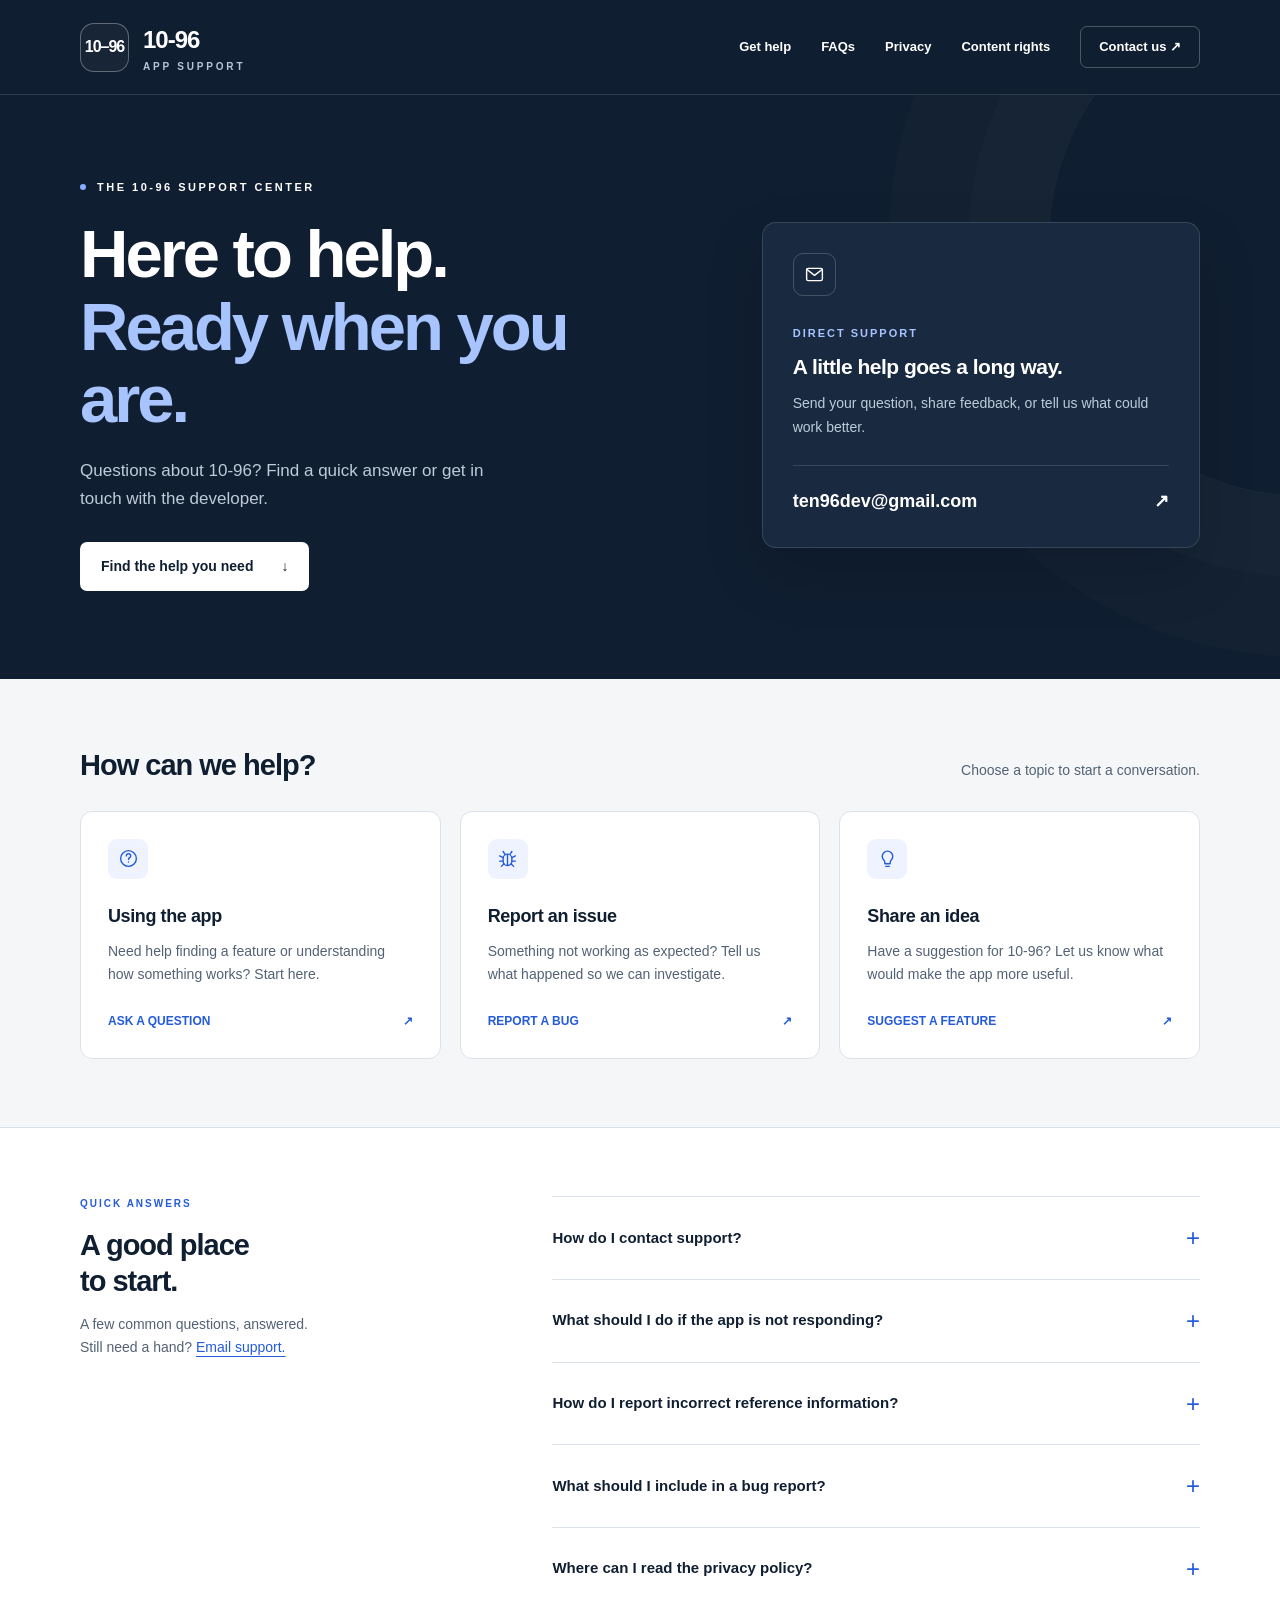
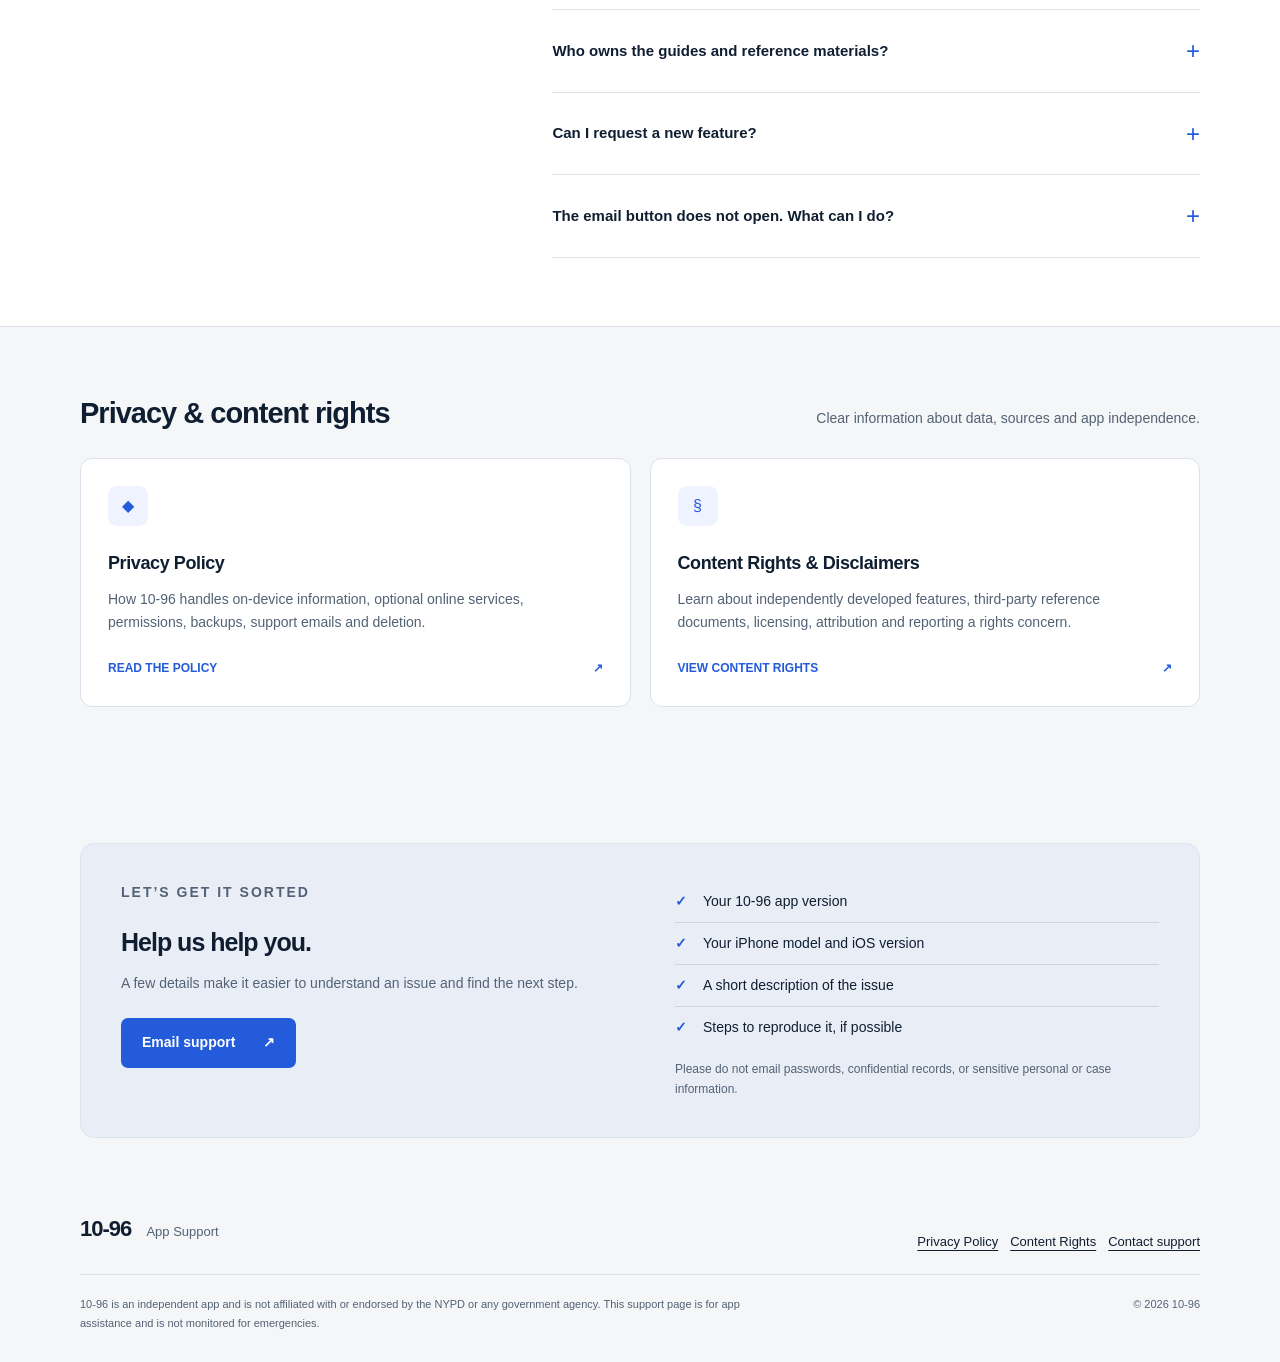
<file: index.html>
<!doctype html>
<html lang="en">
<head>
<meta charset="utf-8">
<meta name="viewport" content="width=device-width, initial-scale=1">
<meta name="theme-color" content="#101e31">
<meta name="description" content="Official 10-96 app support center: help, FAQs, privacy policy, content rights and contact information.">
<title>10-96 — App Support</title>
<link rel="stylesheet" href="styles.css">
</head>
<body>
<a class="skip" href="#main">Skip to content</a>
<header><div class="wrap nav"><a class="brand" href="#" aria-label="10-96 support home"><span class="mark" aria-hidden="true">10–96</span><span><span class="brand-name">10-96</span><small>APP SUPPORT</small></span></a><nav class="nav-links" aria-label="Main navigation"><a href="#help">Get help</a><a href="#faq">FAQs</a><a href="privacy.html">Privacy</a><a href="content-rights.html">Content rights</a><a class="nav-contact" href="mailto:ten96dev@gmail.com">Contact us ↗</a></nav></div></header>
<main id="main">
<section class="hero"><div class="wrap hero-inner"><div><div class="eyebrow">The 10-96 support center</div><h1>Here to help.<br><span>Ready when you are.</span></h1><p>Questions about 10-96? Find a quick answer or get in touch with the developer.</p><a class="button" href="#help">Find the help you need <span aria-hidden="true">↓</span></a></div><aside class="contact-panel" aria-label="Contact support"><div class="mail-icon" aria-hidden="true"><svg viewBox="0 0 24 24"><rect x="3" y="5" width="18" height="14" rx="2"/><path d="m3 6 9 7 9-7"/></svg></div><div class="panel-label">DIRECT SUPPORT</div><h2>A little help goes a long way.</h2><p>Send your question, share feedback, or tell us what could work better.</p><a class="email-link" href="mailto:ten96dev@gmail.com?subject=10-96%20Support">ten96dev@gmail.com <span aria-hidden="true">↗</span></a></aside></div></section>
<section class="section wrap" id="help"><div class="section-heading"><h2>How can we help?</h2><p>Choose a topic to start a conversation.</p></div><div class="cards">
<a class="card" href="mailto:ten96dev@gmail.com?subject=10-96%20%E2%80%94%20App%20Help"><span class="icon" aria-hidden="true"><svg viewBox="0 0 24 24"><circle cx="12" cy="12" r="9"/><path d="M9.5 9a2.5 2.5 0 0 1 5 0c0 2-2.5 2-2.5 4m0 3h.01"/></svg></span><h3>Using the app</h3><p>Need help finding a feature or understanding how something works? Start here.</p><span class="action">ASK A QUESTION <span aria-hidden="true">↗</span></span></a>
<a class="card" href="mailto:ten96dev@gmail.com?subject=10-96%20%E2%80%94%20Bug%20Report&amp;body=App%20version%3A%20%0AiPhone%20model%3A%20%0AiOS%20version%3A%20%0A%0ASteps%20to%20reproduce%3A%0A%0AExpected%20result%3A%0A%0AActual%20result%3A%0A"><span class="icon" aria-hidden="true"><svg viewBox="0 0 24 24"><rect x="7" y="7" width="10" height="13" rx="5"/><path d="m9 7-2-3m8 3 2-3M3 9l4 2m10 0 4-2M3 15h4m10 0h4M5 21l3-3m8 0 3 3M12 8v11"/></svg></span><h3>Report an issue</h3><p>Something not working as expected? Tell us what happened so we can investigate.</p><span class="action">REPORT A BUG <span aria-hidden="true">↗</span></span></a>
<a class="card" href="mailto:ten96dev@gmail.com?subject=10-96%20%E2%80%94%20Feature%20Request"><span class="icon" aria-hidden="true"><svg viewBox="0 0 24 24"><path d="M9 18h6m-5 3h4M8 14a6 6 0 1 1 8 0c-1 1-1 2-1 4H9c0-2 0-3-1-4Z"/></svg></span><h3>Share an idea</h3><p>Have a suggestion for 10-96? Let us know what would make the app more useful.</p><span class="action">SUGGEST A FEATURE <span aria-hidden="true">↗</span></span></a>
</div></section>
<section class="section faq-section" id="faq"><div class="wrap faq-grid"><div class="faq-intro"><p class="section-kicker">QUICK ANSWERS</p><h2>A good place<br>to start.</h2><p>A few common questions, answered.<br>Still need a hand? <a href="mailto:ten96dev@gmail.com">Email support.</a></p></div><div>
<details><summary>How do I contact support?</summary><p>Email <a href="mailto:ten96dev@gmail.com">ten96dev@gmail.com</a> with your question. Include your app version, iPhone model, and iOS version if you are reporting a technical issue.</p></details>
<details><summary>What should I do if the app is not responding?</summary><p>Close and reopen 10-96, then check for an app update in the App Store. If the issue continues, restart your iPhone and contact support with the steps that triggered it. Before deleting or reinstalling the app, make sure any important saved information is backed up.</p></details>
<details><summary>How do I report incorrect reference information?</summary><p>Send the feature name, the entry or section involved, and a description of the correction. If available, include a link to the official source. Always verify operational decisions against current official sources and applicable department guidance.</p></details>
<details><summary>What should I include in a bug report?</summary><p>Describe what you were doing, what you expected, and what actually happened. Include your app version, iPhone model, and iOS version. A screenshot can help, but remove personal, case-related, or confidential information first.</p></details>
<details><summary>Where can I read the privacy policy?</summary><p>Read the <a href="privacy.html">10-96 Privacy Policy</a> for details about on-device records, optional online lookups, permissions, backups, deletion and support requests.</p></details>
<details><summary>Who owns the guides and reference materials?</summary><p>10-96 is independent. Original guides, public datasets, third-party marks, and licensed voice software remain subject to their respective owners and license terms. See <a href="content-rights.html">Content Rights &amp; Disclaimers</a>.</p></details>
<details><summary>Can I request a new feature?</summary><p>Yes. Email your idea and explain the task it would help you complete. Suggestions help inform future improvements, though specific features and release dates are not guaranteed.</p></details>
<details><summary>The email button does not open. What can I do?</summary><p>The contact links open your device’s email app. If no email app is configured, open your preferred email service and send a message directly to ten96dev@gmail.com.</p></details>
</div></div></section>
<section class="section wrap" id="policies" aria-labelledby="policies-title"><div class="section-heading"><h2 id="policies-title">Privacy &amp; content rights</h2><p>Clear information about data, sources and app independence.</p></div><div class="cards policy-home-cards">
<a class="card" href="privacy.html"><span class="icon" aria-hidden="true">◆</span><h3>Privacy Policy</h3><p>How 10-96 handles on-device information, optional online services, permissions, backups, support emails and deletion.</p><span class="action">READ THE POLICY <span aria-hidden="true">↗</span></span></a>
<a class="card" href="content-rights.html"><span class="icon" aria-hidden="true">§</span><h3>Content Rights &amp; Disclaimers</h3><p>Learn about independently developed features, third-party reference documents, licensing, attribution and reporting a rights concern.</p><span class="action">VIEW CONTENT RIGHTS <span aria-hidden="true">↗</span></span></a>
</div></section>
<section class="section wrap" id="contact"><div class="help-box"><div><p class="section-kicker">LET’S GET IT SORTED</p><h2>Help us help you.</h2><p>A few details make it easier to understand an issue and find the next step.</p><a class="button" href="mailto:ten96dev@gmail.com?subject=10-96%20Support">Email support <span aria-hidden="true">↗</span></a></div><div><ul class="checklist"><li>Your 10-96 app version</li><li>Your iPhone model and iOS version</li><li>A short description of the issue</li><li>Steps to reproduce it, if possible</li></ul><p class="privacy-note">Please do not email passwords, confidential records, or sensitive personal or case information.</p></div></div></section>
</main>
<footer class="wrap"><div class="foot-top"><span class="footer-brand">10-96 <span style="font-weight:400;font-size:13px;letter-spacing:0;color:var(--muted);margin-left:10px">App Support</span></span><div class="policy-links"><a href="privacy.html">Privacy Policy</a><a href="content-rights.html">Content Rights</a><a href="mailto:ten96dev@gmail.com">Contact support</a></div></div><div class="foot-bottom"><p>10-96 is an independent app and is not affiliated with or endorsed by the NYPD or any government agency. This support page is for app assistance and is not monitored for emergencies.</p><span>© 2026 10-96</span></div></footer>
</body></html>
</file>
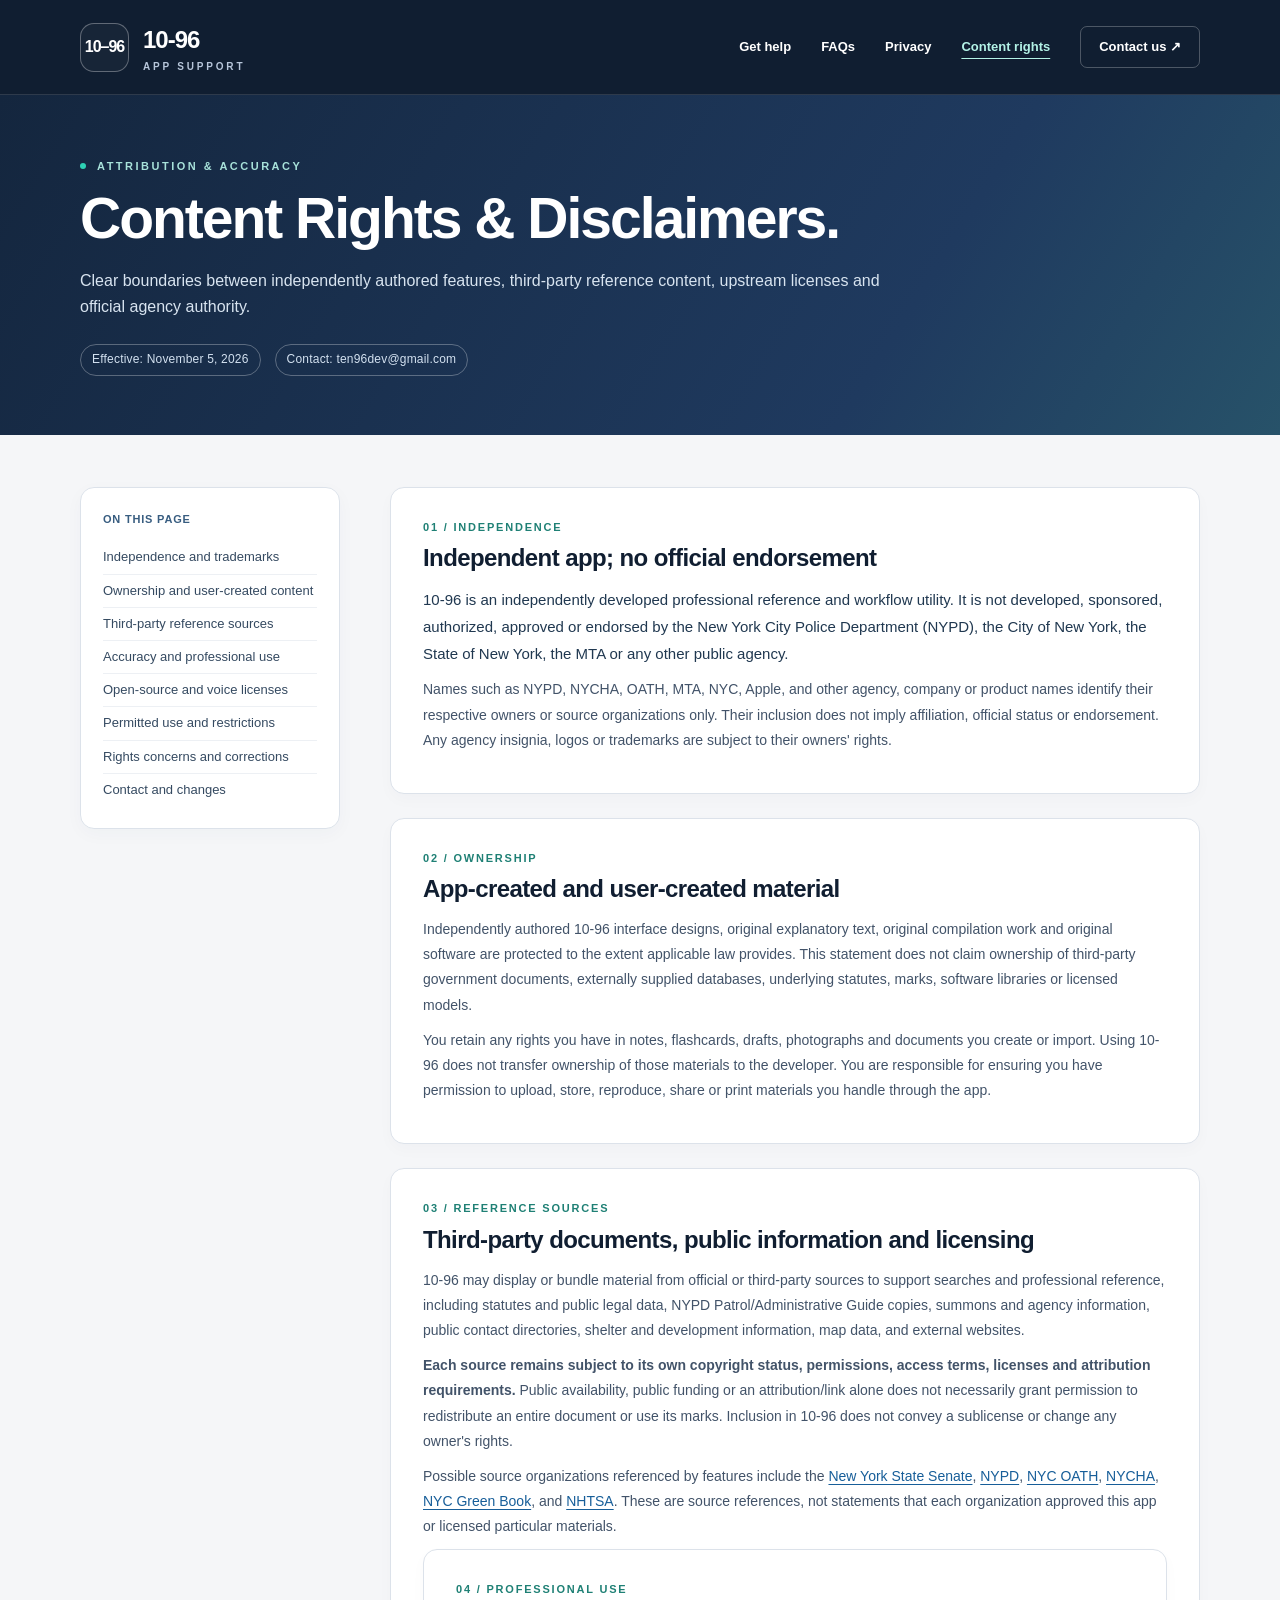
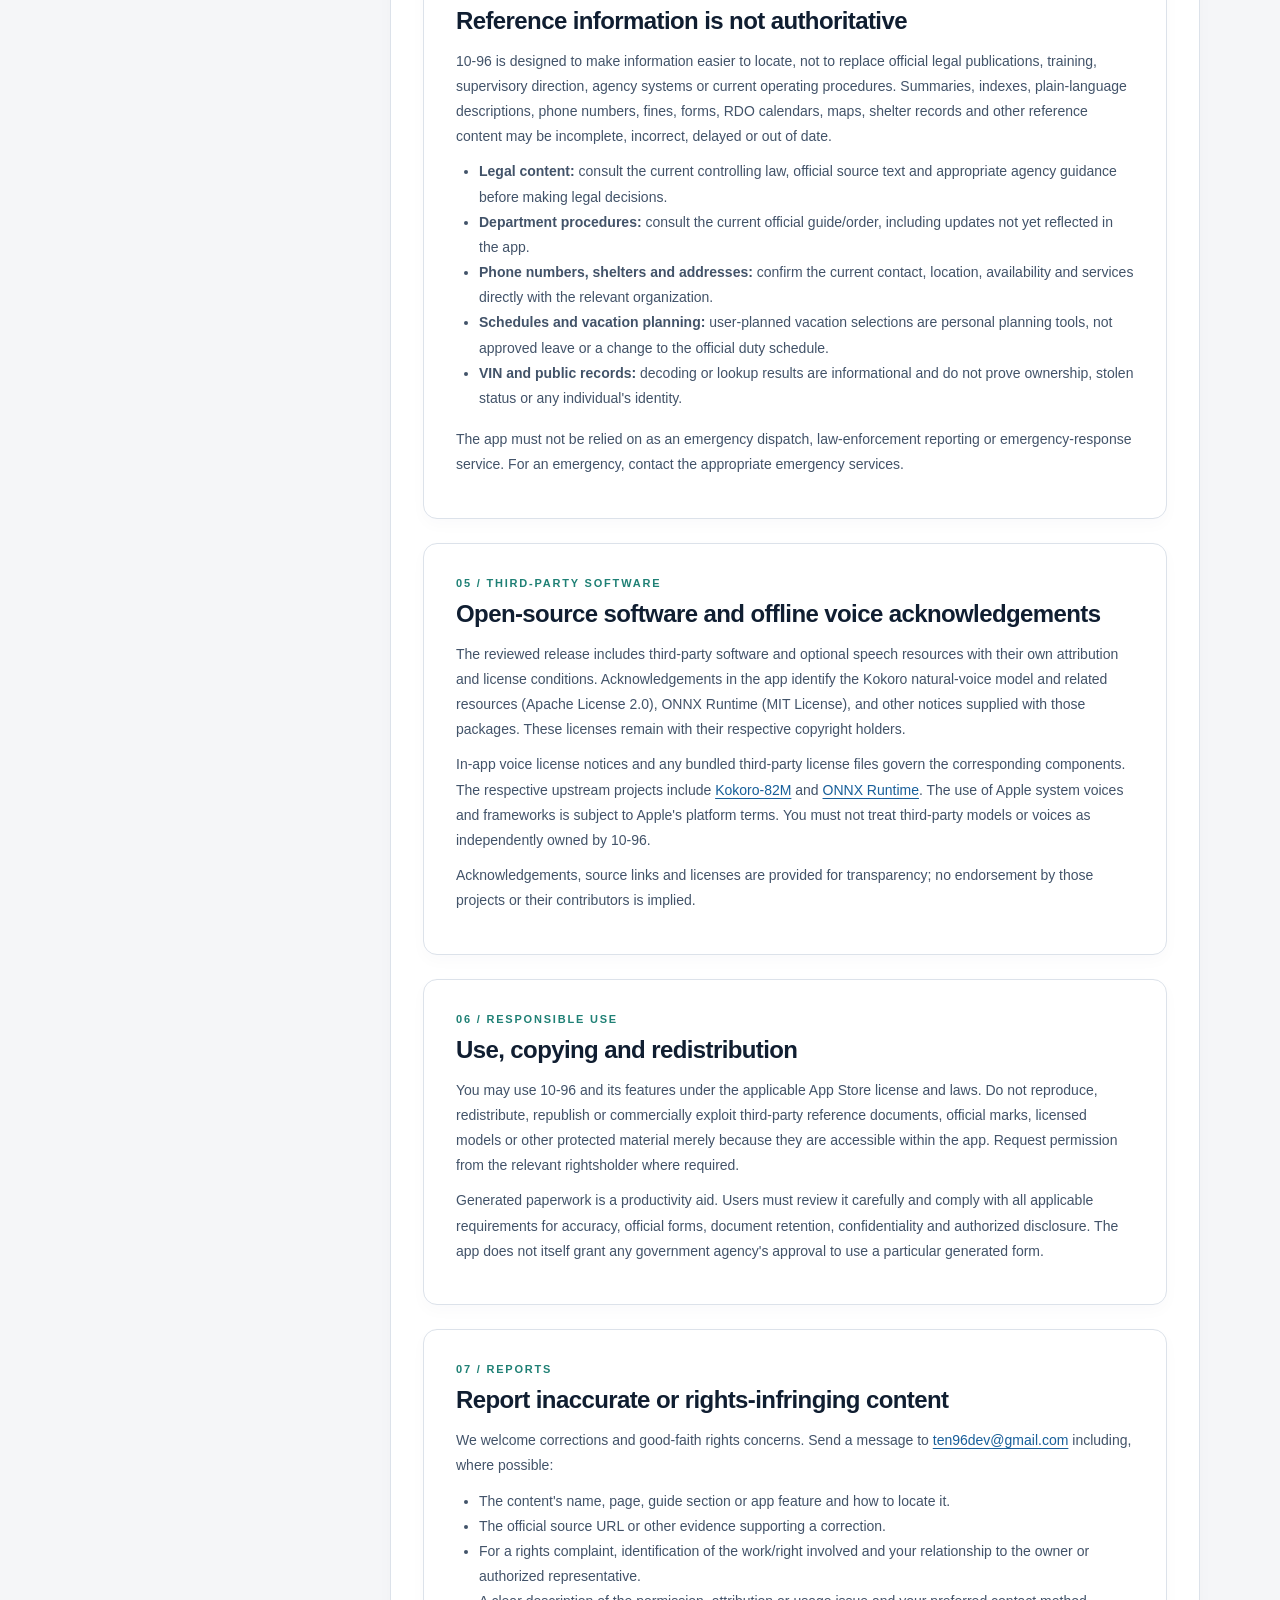
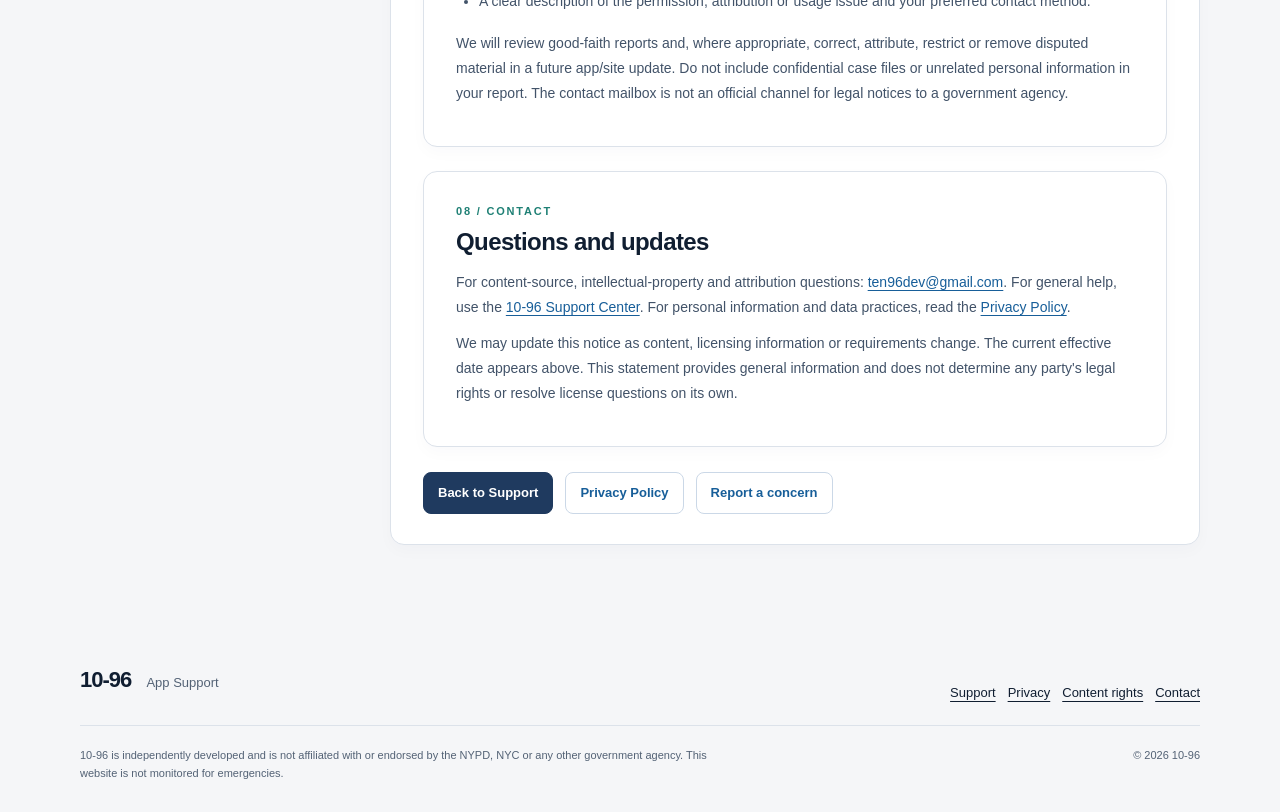
<file: content-rights.html>
<!doctype html>
<html lang="en"><head><meta charset="utf-8"><meta name="viewport" content="width=device-width, initial-scale=1"><meta name="theme-color" content="#1f3a5f"><meta name="description" content="10-96 independent app content rights, third-party reference sources, disclaimers, voice software licenses and corrections contact."><title>Content Rights &amp; Disclaimers — 10-96</title><link rel="stylesheet" href="styles.css"></head><body><a class="skip" href="#main">Skip to content</a><header><div class="wrap nav"><a class="brand" href="index.html" aria-label="10-96 support home"><span class="mark" aria-hidden="true">10–96</span><span><span class="brand-name">10-96</span><small>APP SUPPORT</small></span></a><nav class="nav-links" aria-label="Main navigation"><a href="index.html#help">Get help</a><a href="index.html#faq">FAQs</a><a href="privacy.html" >Privacy</a><a href="content-rights.html" aria-current="page">Content rights</a><a class="nav-contact" href="mailto:ten96dev@gmail.com">Contact us ↗</a></nav></div></header><main id="main"><section class="subhero"><div class="wrap"><div class="eyebrow">ATTRIBUTION & ACCURACY</div><h1>Content Rights &amp; Disclaimers.</h1><p>Clear boundaries between independently authored features, third-party reference content, upstream licenses and official agency authority.</p><div class="meta-line"><span>Effective: November 5, 2026</span><span>Contact: ten96dev@gmail.com</span></div></div></section><div class="wrap policy-shell"><aside class="policy-toc" aria-label="On this page"><strong>On this page</strong><a href="#independent">Independence and trademarks</a><a href="#ownership">Ownership and user-created content</a><a href="#third-party">Third-party reference sources</a><a href="#official">Accuracy and professional use</a><a href="#software">Open-source and voice licenses</a><a href="#reuse">Permitted use and restrictions</a><a href="#concerns">Rights concerns and corrections</a><a href="#contact">Contact and changes</a></aside><article class="policy-article" aria-label="Content rights and disclaimers">
<section id="independent"><div class="policy-section-kicker">01 / INDEPENDENCE</div><h2>Independent app; no official endorsement</h2><p class="lead">10-96 is an independently developed professional reference and workflow utility. It is not developed, sponsored, authorized, approved or endorsed by the New York City Police Department (NYPD), the City of New York, the State of New York, the MTA or any other public agency.</p><p>Names such as NYPD, NYCHA, OATH, MTA, NYC, Apple, and other agency, company or product names identify their respective owners or source organizations only. Their inclusion does not imply affiliation, official status or endorsement. Any agency insignia, logos or trademarks are subject to their owners' rights.</p></section>
<section id="ownership"><div class="policy-section-kicker">02 / OWNERSHIP</div><h2>App-created and user-created material</h2><p>Independently authored 10-96 interface designs, original explanatory text, original compilation work and original software are protected to the extent applicable law provides. This statement does not claim ownership of third-party government documents, externally supplied databases, underlying statutes, marks, software libraries or licensed models.</p><p>You retain any rights you have in notes, flashcards, drafts, photographs and documents you create or import. Using 10-96 does not transfer ownership of those materials to the developer. You are responsible for ensuring you have permission to upload, store, reproduce, share or print materials you handle through the app.</p></section>
<section id="third-party"><div class="policy-section-kicker">03 / REFERENCE SOURCES</div><h2>Third-party documents, public information and licensing</h2><p>10-96 may display or bundle material from official or third-party sources to support searches and professional reference, including statutes and public legal data, NYPD Patrol/Administrative Guide copies, summons and agency information, public contact directories, shelter and development information, map data, and external websites.</p><p><strong>Each source remains subject to its own copyright status, permissions, access terms, licenses and attribution requirements.</strong> Public availability, public funding or an attribution/link alone does not necessarily grant permission to redistribute an entire document or use its marks. Inclusion in 10-96 does not convey a sublicense or change any owner's rights.</p><p>Possible source organizations referenced by features include the <a href="https://www.nysenate.gov/legislation" target="_blank" rel="noopener noreferrer">New York State Senate</a>, <a href="https://www.nyc.gov/site/nypd/index.page" target="_blank" rel="noopener noreferrer">NYPD</a>, <a href="https://www.nyc.gov/site/oath/index.page" target="_blank" rel="noopener noreferrer">NYC OATH</a>, <a href="https://www.nyc.gov/site/nycha/index.page" target="_blank" rel="noopener noreferrer">NYCHA</a>, <a href="https://www.nyc.gov/nyc-resources/green-book.page" target="_blank" rel="noopener noreferrer">NYC Green Book</a>, and <a href="https://vpic.nhtsa.dot.gov/" target="_blank" rel="noopener noreferrer">NHTSA</a>. These are source references, not statements that each organization approved this app or licensed particular materials.</p>
<section id="official"><div class="policy-section-kicker">04 / PROFESSIONAL USE</div><h2>Reference information is not authoritative</h2><p>10-96 is designed to make information easier to locate, not to replace official legal publications, training, supervisory direction, agency systems or current operating procedures. Summaries, indexes, plain-language descriptions, phone numbers, fines, forms, RDO calendars, maps, shelter records and other reference content may be incomplete, incorrect, delayed or out of date.</p><ul><li><strong>Legal content:</strong> consult the current controlling law, official source text and appropriate agency guidance before making legal decisions.</li><li><strong>Department procedures:</strong> consult the current official guide/order, including updates not yet reflected in the app.</li><li><strong>Phone numbers, shelters and addresses:</strong> confirm the current contact, location, availability and services directly with the relevant organization.</li><li><strong>Schedules and vacation planning:</strong> user-planned vacation selections are personal planning tools, not approved leave or a change to the official duty schedule.</li><li><strong>VIN and public records:</strong> decoding or lookup results are informational and do not prove ownership, stolen status or any individual's identity.</li></ul><p>The app must not be relied on as an emergency dispatch, law-enforcement reporting or emergency-response service. For an emergency, contact the appropriate emergency services.</p></section>
<section id="software"><div class="policy-section-kicker">05 / THIRD-PARTY SOFTWARE</div><h2>Open-source software and offline voice acknowledgements</h2><p>The reviewed release includes third-party software and optional speech resources with their own attribution and license conditions. Acknowledgements in the app identify the Kokoro natural-voice model and related resources (Apache License 2.0), ONNX Runtime (MIT License), and other notices supplied with those packages. These licenses remain with their respective copyright holders.</p><p>In-app voice license notices and any bundled third-party license files govern the corresponding components. The respective upstream projects include <a href="https://huggingface.co/hexgrad/Kokoro-82M" target="_blank" rel="noopener noreferrer">Kokoro-82M</a> and <a href="https://github.com/microsoft/onnxruntime" target="_blank" rel="noopener noreferrer">ONNX Runtime</a>. The use of Apple system voices and frameworks is subject to Apple's platform terms. You must not treat third-party models or voices as independently owned by 10-96.</p><p>Acknowledgements, source links and licenses are provided for transparency; no endorsement by those projects or their contributors is implied.</p></section>
<section id="reuse"><div class="policy-section-kicker">06 / RESPONSIBLE USE</div><h2>Use, copying and redistribution</h2><p>You may use 10-96 and its features under the applicable App Store license and laws. Do not reproduce, redistribute, republish or commercially exploit third-party reference documents, official marks, licensed models or other protected material merely because they are accessible within the app. Request permission from the relevant rightsholder where required.</p><p>Generated paperwork is a productivity aid. Users must review it carefully and comply with all applicable requirements for accuracy, official forms, document retention, confidentiality and authorized disclosure. The app does not itself grant any government agency's approval to use a particular generated form.</p></section>
<section id="concerns"><div class="policy-section-kicker">07 / REPORTS</div><h2>Report inaccurate or rights-infringing content</h2><p>We welcome corrections and good-faith rights concerns. Send a message to <a href="mailto:ten96dev@gmail.com?subject=10-96%20Content%20Rights%20Concern">ten96dev@gmail.com</a> including, where possible:</p><ul><li>The content's name, page, guide section or app feature and how to locate it.</li><li>The official source URL or other evidence supporting a correction.</li><li>For a rights complaint, identification of the work/right involved and your relationship to the owner or authorized representative.</li><li>A clear description of the permission, attribution or usage issue and your preferred contact method.</li></ul><p>We will review good-faith reports and, where appropriate, correct, attribute, restrict or remove disputed material in a future app/site update. Do not include confidential case files or unrelated personal information in your report. The contact mailbox is not an official channel for legal notices to a government agency.</p></section>
<section id="contact"><div class="policy-section-kicker">08 / CONTACT</div><h2>Questions and updates</h2><p>For content-source, intellectual-property and attribution questions: <a href="mailto:ten96dev@gmail.com?subject=10-96%20Content%20Rights">ten96dev@gmail.com</a>. For general help, use the <a href="index.html">10-96 Support Center</a>. For personal information and data practices, read the <a href="privacy.html">Privacy Policy</a>.</p><p>We may update this notice as content, licensing information or requirements change. The current effective date appears above. This statement provides general information and does not determine any party's legal rights or resolve license questions on its own.</p></section>
<div class="policy-links"><a class="pill-link primary" href="index.html">Back to Support</a><a class="pill-link" href="privacy.html">Privacy Policy</a><a class="pill-link" href="mailto:ten96dev@gmail.com?subject=10-96%20Content%20Rights%20Concern">Report a concern</a></div>
</article></div></main><footer class="wrap"><div class="foot-top"><span class="footer-brand">10-96 <span style="font-weight:400;font-size:13px;letter-spacing:0;color:var(--muted);margin-left:10px">App Support</span></span><div class="policy-links"><a href="index.html">Support</a><a href="privacy.html">Privacy</a><a href="content-rights.html">Content rights</a><a href="mailto:ten96dev@gmail.com">Contact</a></div></div><div class="foot-bottom"><p>10-96 is independently developed and is not affiliated with or endorsed by the NYPD, NYC or any other government agency. This website is not monitored for emergencies.</p><span>© 2026 10-96</span></div></footer></body></html>
</file>
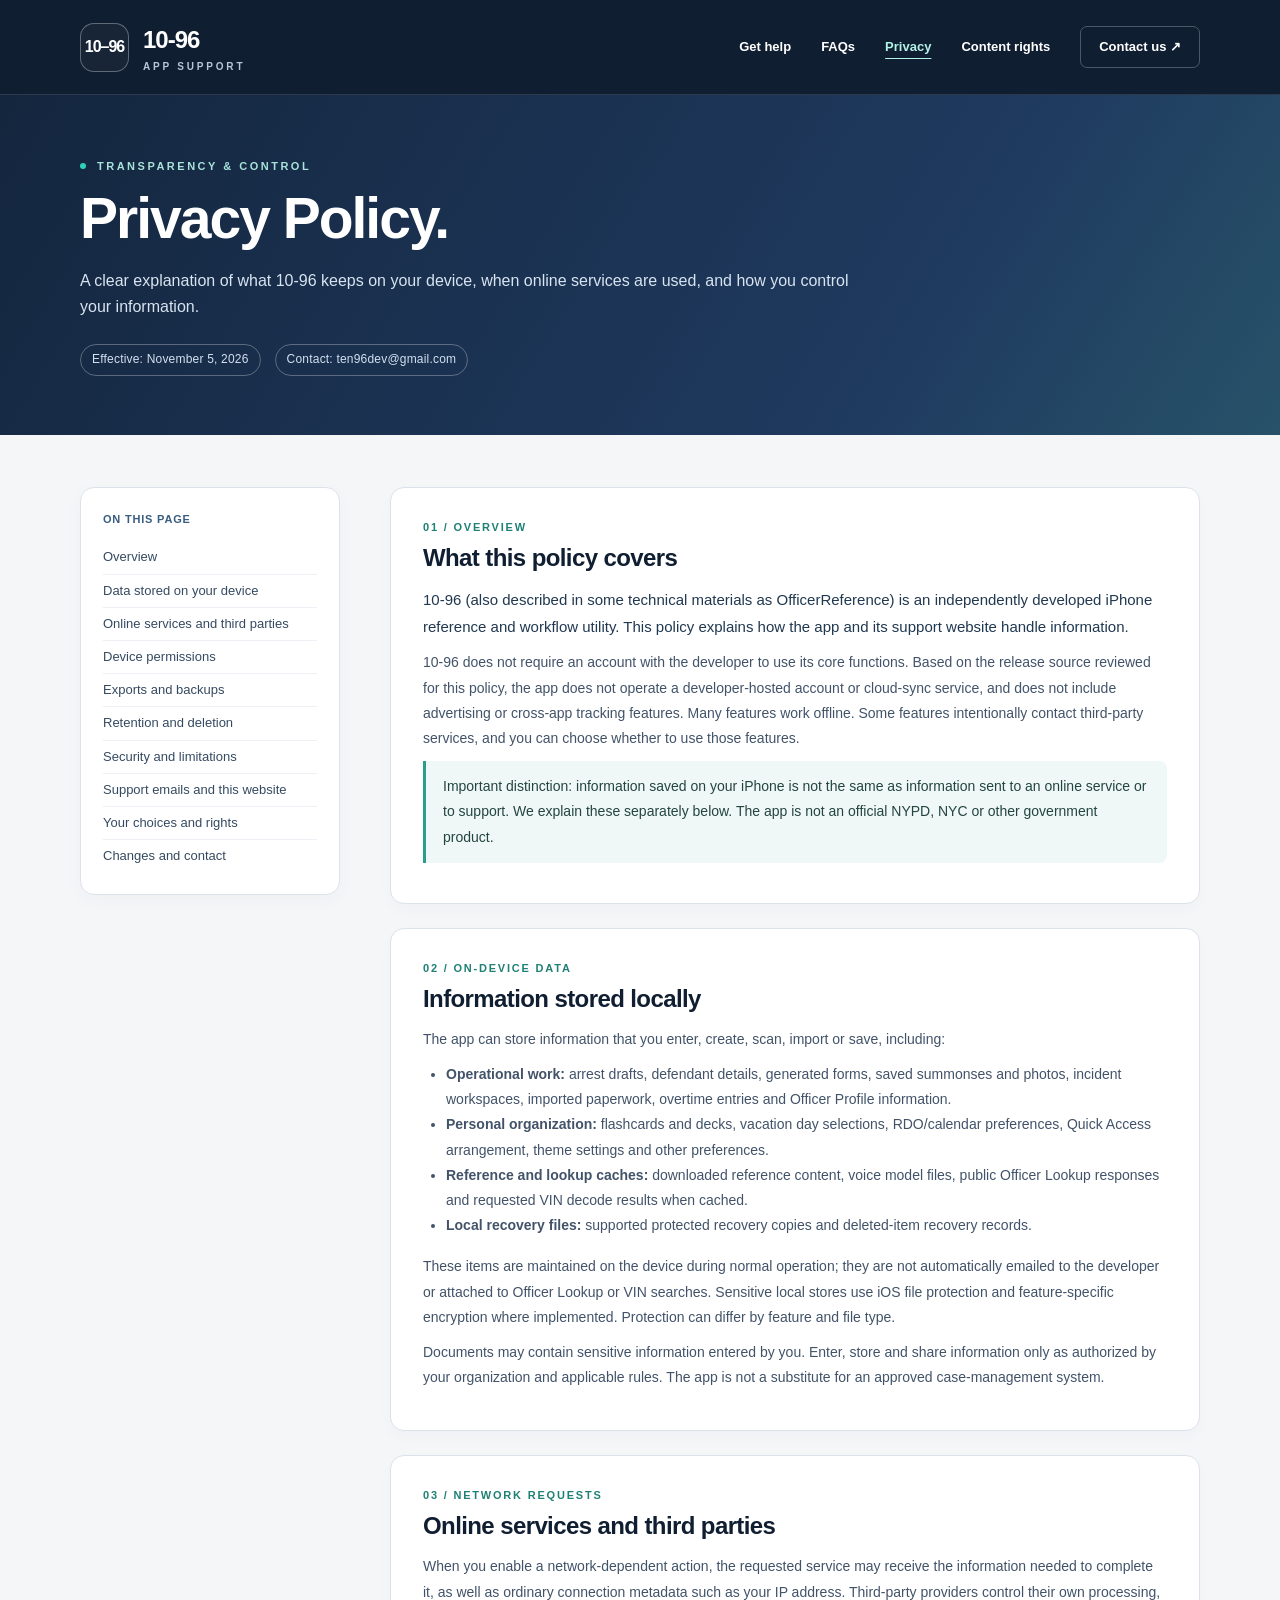
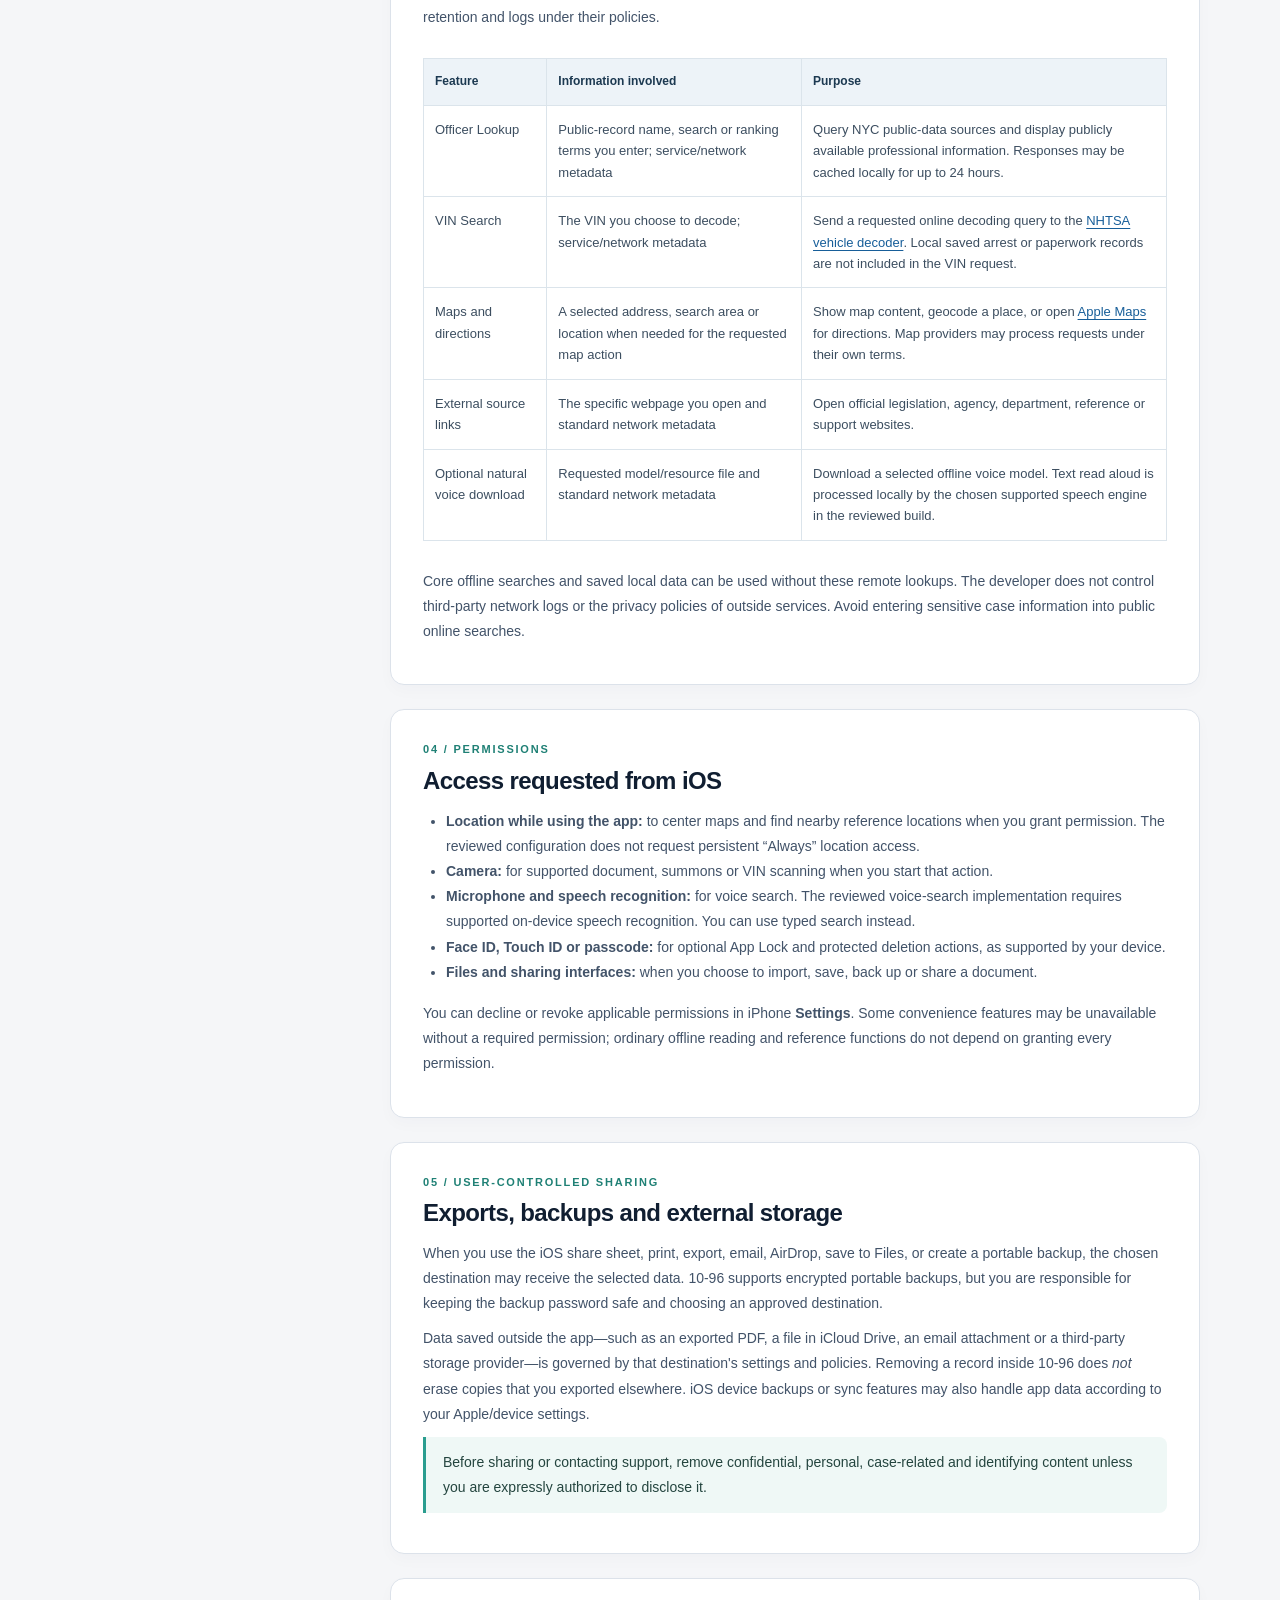
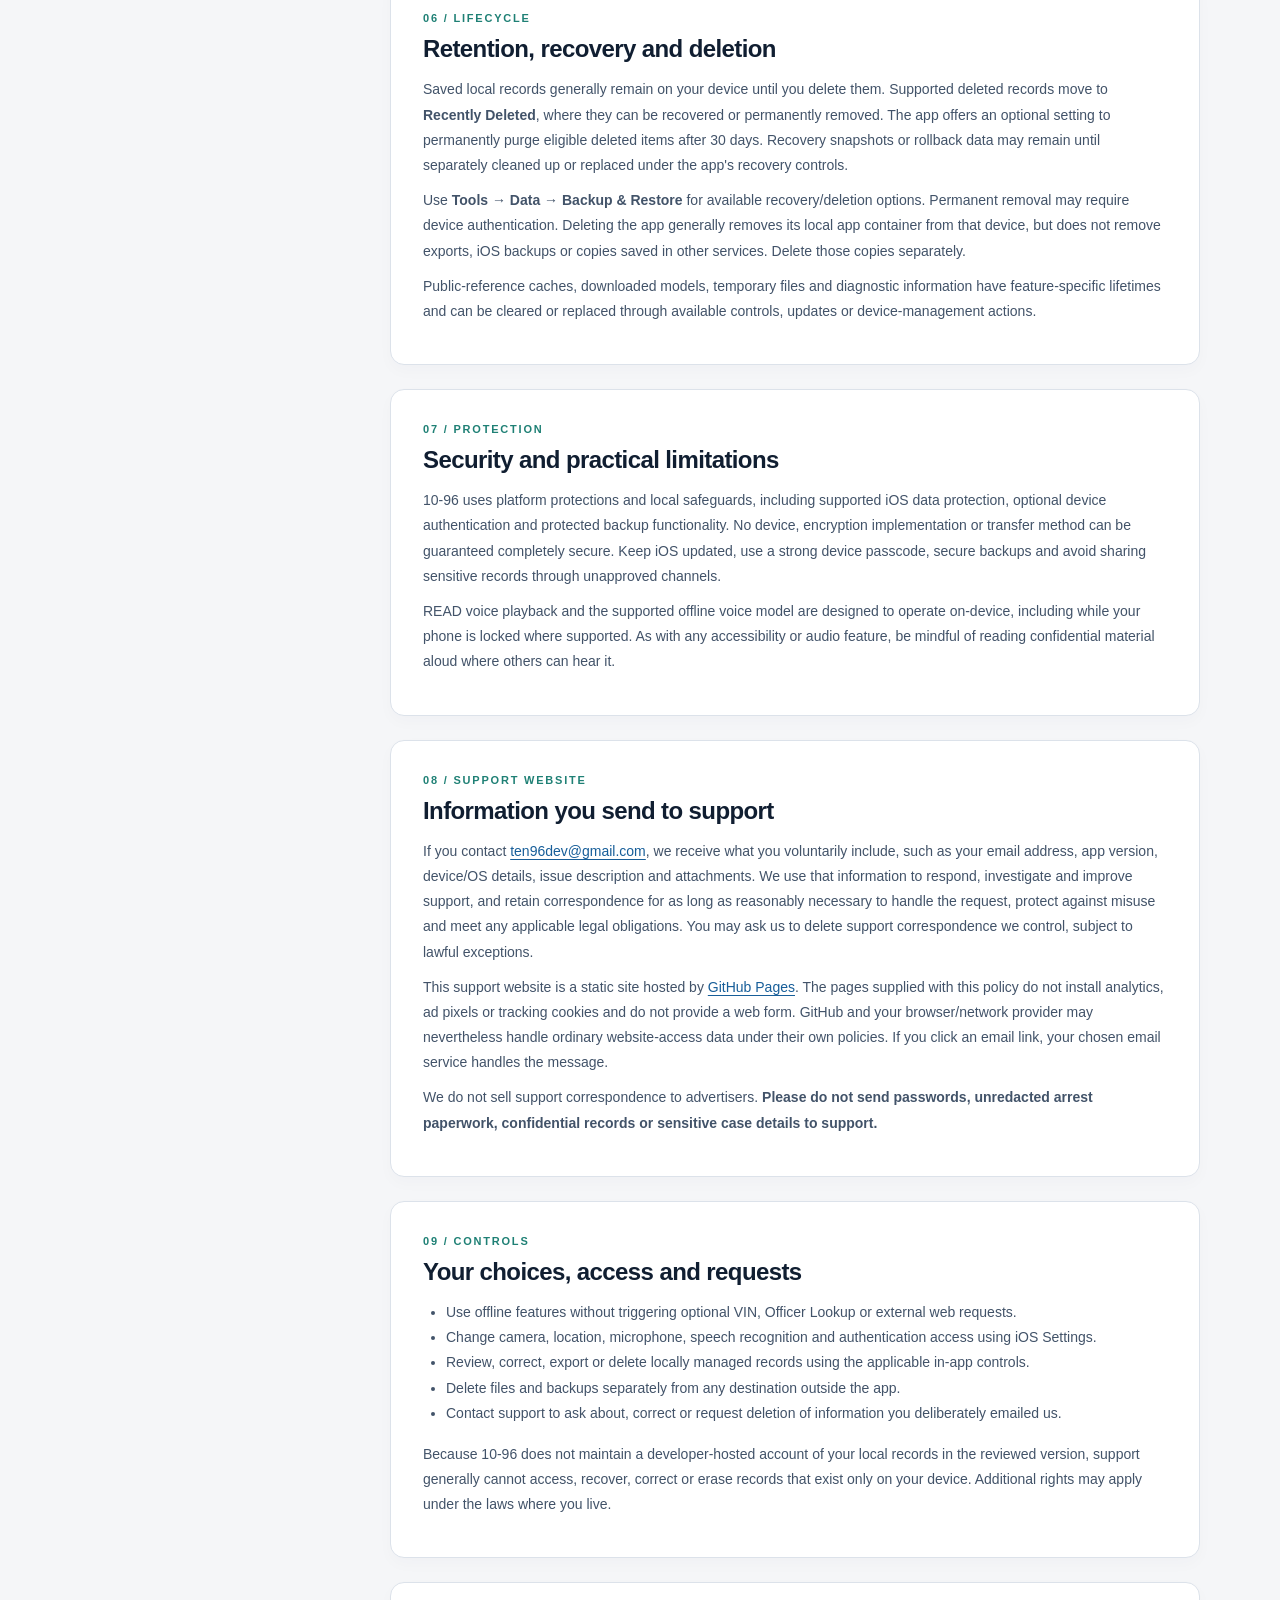
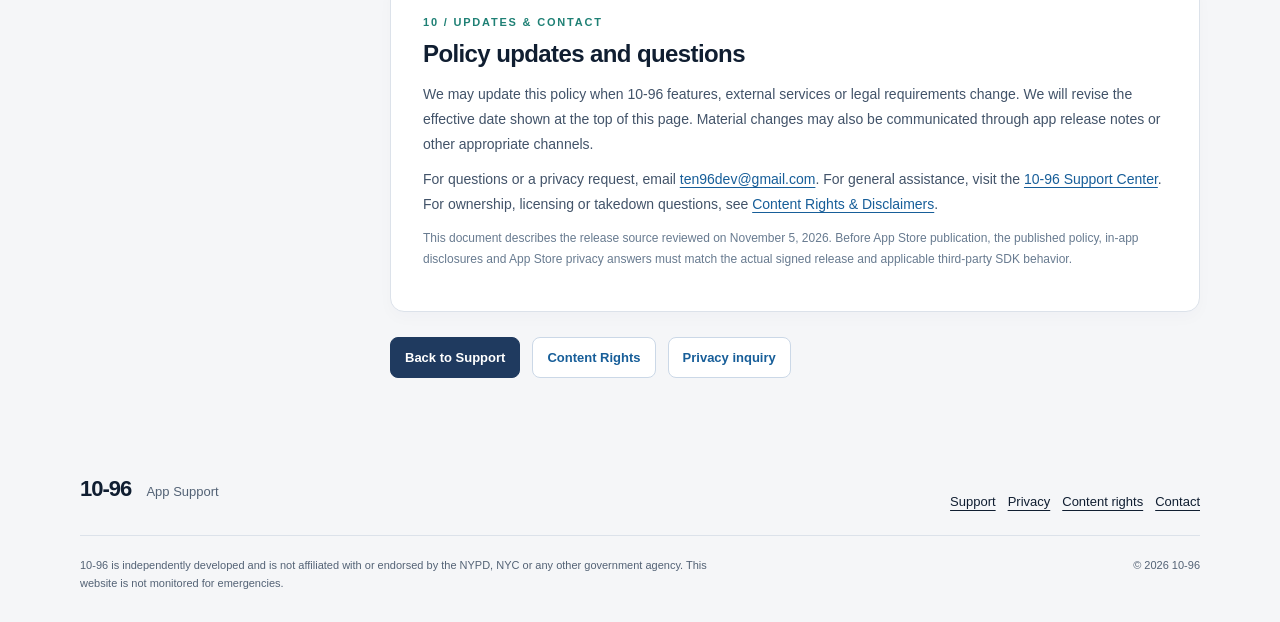
<file: privacy.html>
<!doctype html>
<html lang="en"><head><meta charset="utf-8"><meta name="viewport" content="width=device-width, initial-scale=1"><meta name="theme-color" content="#1f3a5f"><meta name="description" content="10-96 iPhone app privacy policy covering local data, permissions, third-party lookups, backups, deletion and support contact."><title>Privacy Policy — 10-96</title><link rel="stylesheet" href="styles.css"></head><body><a class="skip" href="#main">Skip to content</a><header><div class="wrap nav"><a class="brand" href="index.html" aria-label="10-96 support home"><span class="mark" aria-hidden="true">10–96</span><span><span class="brand-name">10-96</span><small>APP SUPPORT</small></span></a><nav class="nav-links" aria-label="Main navigation"><a href="index.html#help">Get help</a><a href="index.html#faq">FAQs</a><a href="privacy.html" aria-current="page">Privacy</a><a href="content-rights.html" >Content rights</a><a class="nav-contact" href="mailto:ten96dev@gmail.com">Contact us ↗</a></nav></div></header><main id="main"><section class="subhero"><div class="wrap"><div class="eyebrow">TRANSPARENCY & CONTROL</div><h1>Privacy Policy.</h1><p>A clear explanation of what 10-96 keeps on your device, when online services are used, and how you control your information.</p><div class="meta-line"><span>Effective: November 5, 2026</span><span>Contact: ten96dev@gmail.com</span></div></div></section><div class="wrap policy-shell"><aside class="policy-toc" aria-label="On this page"><strong>On this page</strong><a href="#overview">Overview</a><a href="#local">Data stored on your device</a><a href="#services">Online services and third parties</a><a href="#permissions">Device permissions</a><a href="#sharing">Exports and backups</a><a href="#retention">Retention and deletion</a><a href="#security">Security and limitations</a><a href="#support-data">Support emails and this website</a><a href="#choices">Your choices and rights</a><a href="#changes">Changes and contact</a></aside><article class="policy-article" aria-label="Privacy policy">
<section id="overview"><div class="policy-section-kicker">01 / OVERVIEW</div><h2>What this policy covers</h2><p class="lead">10-96 (also described in some technical materials as OfficerReference) is an independently developed iPhone reference and workflow utility. This policy explains how the app and its support website handle information.</p><p>10-96 does not require an account with the developer to use its core functions. Based on the release source reviewed for this policy, the app does not operate a developer-hosted account or cloud-sync service, and does not include advertising or cross-app tracking features. Many features work offline. Some features intentionally contact third-party services, and you can choose whether to use those features.</p><p class="note">Important distinction: information saved on your iPhone is not the same as information sent to an online service or to support. We explain these separately below. The app is not an official NYPD, NYC or other government product.</p></section>
<section id="local"><div class="policy-section-kicker">02 / ON-DEVICE DATA</div><h2>Information stored locally</h2><p>The app can store information that you enter, create, scan, import or save, including:</p><ul><li><strong>Operational work:</strong> arrest drafts, defendant details, generated forms, saved summonses and photos, incident workspaces, imported paperwork, overtime entries and Officer Profile information.</li><li><strong>Personal organization:</strong> flashcards and decks, vacation day selections, RDO/calendar preferences, Quick Access arrangement, theme settings and other preferences.</li><li><strong>Reference and lookup caches:</strong> downloaded reference content, voice model files, public Officer Lookup responses and requested VIN decode results when cached.</li><li><strong>Local recovery files:</strong> supported protected recovery copies and deleted-item recovery records.</li></ul><p>These items are maintained on the device during normal operation; they are not automatically emailed to the developer or attached to Officer Lookup or VIN searches. Sensitive local stores use iOS file protection and feature-specific encryption where implemented. Protection can differ by feature and file type.</p><p>Documents may contain sensitive information entered by you. Enter, store and share information only as authorized by your organization and applicable rules. The app is not a substitute for an approved case-management system.</p></section>
<section id="services"><div class="policy-section-kicker">03 / NETWORK REQUESTS</div><h2>Online services and third parties</h2><p>When you enable a network-dependent action, the requested service may receive the information needed to complete it, as well as ordinary connection metadata such as your IP address. Third-party providers control their own processing, retention and logs under their policies.</p><div class="overflow-table"><table class="policy-table"><thead><tr><th>Feature</th><th>Information involved</th><th>Purpose</th></tr></thead><tbody>
<tr><td>Officer Lookup</td><td>Public-record name, search or ranking terms you enter; service/network metadata</td><td>Query NYC public-data sources and display publicly available professional information. Responses may be cached locally for up to 24 hours.</td></tr>
<tr><td>VIN Search</td><td>The VIN you choose to decode; service/network metadata</td><td>Send a requested online decoding query to the <a href="https://vpic.nhtsa.dot.gov/" target="_blank" rel="noopener noreferrer">NHTSA vehicle decoder</a>. Local saved arrest or paperwork records are not included in the VIN request.</td></tr>
<tr><td>Maps and directions</td><td>A selected address, search area or location when needed for the requested map action</td><td>Show map content, geocode a place, or open <a href="https://www.apple.com/legal/privacy/" target="_blank" rel="noopener noreferrer">Apple Maps</a> for directions. Map providers may process requests under their own terms.</td></tr>
<tr><td>External source links</td><td>The specific webpage you open and standard network metadata</td><td>Open official legislation, agency, department, reference or support websites.</td></tr>
<tr><td>Optional natural voice download</td><td>Requested model/resource file and standard network metadata</td><td>Download a selected offline voice model. Text read aloud is processed locally by the chosen supported speech engine in the reviewed build.</td></tr>
</tbody></table></div><p>Core offline searches and saved local data can be used without these remote lookups. The developer does not control third-party network logs or the privacy policies of outside services. Avoid entering sensitive case information into public online searches.</p></section>
<section id="permissions"><div class="policy-section-kicker">04 / PERMISSIONS</div><h2>Access requested from iOS</h2><ul><li><strong>Location while using the app:</strong> to center maps and find nearby reference locations when you grant permission. The reviewed configuration does not request persistent “Always” location access.</li><li><strong>Camera:</strong> for supported document, summons or VIN scanning when you start that action.</li><li><strong>Microphone and speech recognition:</strong> for voice search. The reviewed voice-search implementation requires supported on-device speech recognition. You can use typed search instead.</li><li><strong>Face ID, Touch ID or passcode:</strong> for optional App Lock and protected deletion actions, as supported by your device.</li><li><strong>Files and sharing interfaces:</strong> when you choose to import, save, back up or share a document.</li></ul><p>You can decline or revoke applicable permissions in iPhone <strong>Settings</strong>. Some convenience features may be unavailable without a required permission; ordinary offline reading and reference functions do not depend on granting every permission.</p></section>
<section id="sharing"><div class="policy-section-kicker">05 / USER-CONTROLLED SHARING</div><h2>Exports, backups and external storage</h2><p>When you use the iOS share sheet, print, export, email, AirDrop, save to Files, or create a portable backup, the chosen destination may receive the selected data. 10-96 supports encrypted portable backups, but you are responsible for keeping the backup password safe and choosing an approved destination.</p><p>Data saved outside the app—such as an exported PDF, a file in iCloud Drive, an email attachment or a third-party storage provider—is governed by that destination's settings and policies. Removing a record inside 10-96 does <em>not</em> erase copies that you exported elsewhere. iOS device backups or sync features may also handle app data according to your Apple/device settings.</p><p class="note">Before sharing or contacting support, remove confidential, personal, case-related and identifying content unless you are expressly authorized to disclose it.</p></section>
<section id="retention"><div class="policy-section-kicker">06 / LIFECYCLE</div><h2>Retention, recovery and deletion</h2><p>Saved local records generally remain on your device until you delete them. Supported deleted records move to <strong>Recently Deleted</strong>, where they can be recovered or permanently removed. The app offers an optional setting to permanently purge eligible deleted items after 30 days. Recovery snapshots or rollback data may remain until separately cleaned up or replaced under the app's recovery controls.</p><p>Use <strong>Tools → Data → Backup &amp; Restore</strong> for available recovery/deletion options. Permanent removal may require device authentication. Deleting the app generally removes its local app container from that device, but does not remove exports, iOS backups or copies saved in other services. Delete those copies separately.</p><p>Public-reference caches, downloaded models, temporary files and diagnostic information have feature-specific lifetimes and can be cleared or replaced through available controls, updates or device-management actions.</p></section>
<section id="security"><div class="policy-section-kicker">07 / PROTECTION</div><h2>Security and practical limitations</h2><p>10-96 uses platform protections and local safeguards, including supported iOS data protection, optional device authentication and protected backup functionality. No device, encryption implementation or transfer method can be guaranteed completely secure. Keep iOS updated, use a strong device passcode, secure backups and avoid sharing sensitive records through unapproved channels.</p><p>READ voice playback and the supported offline voice model are designed to operate on-device, including while your phone is locked where supported. As with any accessibility or audio feature, be mindful of reading confidential material aloud where others can hear it.</p></section>
<section id="support-data"><div class="policy-section-kicker">08 / SUPPORT WEBSITE</div><h2>Information you send to support</h2><p>If you contact <a href="mailto:ten96dev@gmail.com">ten96dev@gmail.com</a>, we receive what you voluntarily include, such as your email address, app version, device/OS details, issue description and attachments. We use that information to respond, investigate and improve support, and retain correspondence for as long as reasonably necessary to handle the request, protect against misuse and meet any applicable legal obligations. You may ask us to delete support correspondence we control, subject to lawful exceptions.</p><p>This support website is a static site hosted by <a href="https://docs.github.com/en/site-policy/privacy-policies/github-general-privacy-statement" target="_blank" rel="noopener noreferrer">GitHub Pages</a>. The pages supplied with this policy do not install analytics, ad pixels or tracking cookies and do not provide a web form. GitHub and your browser/network provider may nevertheless handle ordinary website-access data under their own policies. If you click an email link, your chosen email service handles the message.</p><p>We do not sell support correspondence to advertisers. <strong>Please do not send passwords, unredacted arrest paperwork, confidential records or sensitive case details to support.</strong></p></section>
<section id="choices"><div class="policy-section-kicker">09 / CONTROLS</div><h2>Your choices, access and requests</h2><ul><li>Use offline features without triggering optional VIN, Officer Lookup or external web requests.</li><li>Change camera, location, microphone, speech recognition and authentication access using iOS Settings.</li><li>Review, correct, export or delete locally managed records using the applicable in-app controls.</li><li>Delete files and backups separately from any destination outside the app.</li><li>Contact support to ask about, correct or request deletion of information you deliberately emailed us.</li></ul><p>Because 10-96 does not maintain a developer-hosted account of your local records in the reviewed version, support generally cannot access, recover, correct or erase records that exist only on your device. Additional rights may apply under the laws where you live.</p></section>
<section id="changes"><div class="policy-section-kicker">10 / UPDATES &amp; CONTACT</div><h2>Policy updates and questions</h2><p>We may update this policy when 10-96 features, external services or legal requirements change. We will revise the effective date shown at the top of this page. Material changes may also be communicated through app release notes or other appropriate channels.</p><p>For questions or a privacy request, email <a href="mailto:ten96dev@gmail.com?subject=10-96%20Privacy%20Request">ten96dev@gmail.com</a>. For general assistance, visit the <a href="index.html">10-96 Support Center</a>. For ownership, licensing or takedown questions, see <a href="content-rights.html">Content Rights &amp; Disclaimers</a>.</p><p class="minor">This document describes the release source reviewed on November 5, 2026. Before App Store publication, the published policy, in-app disclosures and App Store privacy answers must match the actual signed release and applicable third-party SDK behavior.</p></section>
<div class="policy-links"><a class="pill-link primary" href="index.html">Back to Support</a><a class="pill-link" href="content-rights.html">Content Rights</a><a class="pill-link" href="mailto:ten96dev@gmail.com?subject=10-96%20Privacy%20Request">Privacy inquiry</a></div>
</article></div></main><footer class="wrap"><div class="foot-top"><span class="footer-brand">10-96 <span style="font-weight:400;font-size:13px;letter-spacing:0;color:var(--muted);margin-left:10px">App Support</span></span><div class="policy-links"><a href="index.html">Support</a><a href="privacy.html">Privacy</a><a href="content-rights.html">Content rights</a><a href="mailto:ten96dev@gmail.com">Contact</a></div></div><div class="foot-bottom"><p>10-96 is independently developed and is not affiliated with or endorsed by the NYPD, NYC or any other government agency. This website is not monitored for emergencies.</p><span>© 2026 10-96</span></div></footer></body></html>
</file>
<file: styles.css>
:root{--ink:#101e31;--muted:#536275;--paper:#f5f6f8;--blue:#245bdb;--line:#dce2ea}*{box-sizing:border-box}html{scroll-behavior:smooth;scroll-padding-top:30px}body{margin:0;background:var(--paper);color:var(--ink);font:16px/1.65 -apple-system,BlinkMacSystemFont,"Segoe UI",sans-serif}a{color:inherit}button,a,summary{-webkit-tap-highlight-color:transparent}a:focus-visible,summary:focus-visible{outline:3px solid #548cff;outline-offset:5px}.wrap{width:min(1120px,calc(100% - 48px));margin:auto}.skip{position:absolute;top:-80px;left:20px;background:white;padding:10px;z-index:10}.skip:focus{top:10px}header{background:var(--ink);color:white;border-bottom:1px solid #ffffff20}.nav{min-height:94px;display:flex;align-items:center;justify-content:space-between;gap:25px}.brand{text-decoration:none;display:flex;align-items:center;gap:14px}.mark{display:grid;place-items:center;width:49px;height:49px;border:1px solid #ffffff50;border-radius:14px;font-size:16px;font-weight:800;letter-spacing:-1px;background:#ffffff08}.brand-name{font-size:24px;font-weight:800;letter-spacing:-1px}.brand small{display:block;font-size:10px;font-weight:600;letter-spacing:2.8px;color:#b7c6da;line-height:1.4}.nav-links{display:flex;gap:30px;align-items:center;font-size:13px;font-weight:600}.nav-links a{text-decoration:none}.nav-links a:hover{color:#b5ceff}.nav-contact{padding:9px 18px;border:1px solid #ffffff40;border-radius:7px}.hero{background:var(--ink);color:white;position:relative;overflow:hidden}.hero:after{content:"";position:absolute;width:510px;height:510px;border:1px solid #ffffff0d;border-radius:50%;right:-280px;top:-110px;box-shadow:0 0 0 80px #ffffff03,0 0 0 160px #ffffff03;pointer-events:none}.hero-inner{display:grid;grid-template-columns:1.35fr 1fr;gap:90px;align-items:center;padding:83px 0 88px;position:relative;z-index:1}.eyebrow{font-size:11px;font-weight:700;letter-spacing:2.5px;text-transform:uppercase;display:flex;align-items:center;gap:11px}.eyebrow:before{content:"";height:6px;width:6px;border-radius:50%;background:#86afff}h1{font-size:clamp(44px,5.5vw,67px);line-height:1.08;letter-spacing:-3px;margin:22px 0}h1 span{color:#a7c4ff}.hero p{color:#becbdb;max-width:440px;font-size:17px;margin-bottom:29px}.button{display:inline-flex;align-items:center;justify-content:center;gap:28px;padding:13px 21px;background:var(--blue);color:white;border-radius:7px;text-decoration:none;font-weight:650;font-size:14px;transition:background .2s,transform .2s}.button:hover{background:#174bc2;transform:translateY(-2px)}.hero .button{background:#fff;color:var(--ink)}.hero .button:hover{background:#e1eaff}.contact-panel{background:#192a40;border:1px solid #ffffff20;border-radius:14px;padding:30px;box-shadow:0 25px 60px #0002}.panel-label{color:#a7c4ff;font-size:11px;letter-spacing:2px;font-weight:700}.mail-icon{height:43px;width:43px;display:grid;place-items:center;border:1px solid #ffffff30;border-radius:10px;margin-bottom:28px}.contact-panel h2{font-size:21px;letter-spacing:-.5px;margin:12px 0}.contact-panel p{font-size:14px;margin:0 0 25px;line-height:1.7}.email-link{display:flex;justify-content:space-between;gap:12px;font-size:clamp(14px,1.7vw,18px);font-weight:600;text-decoration:none;padding-top:21px;border-top:1px solid #ffffff20}.email-link:hover{text-decoration:underline}.section{padding:68px 0}.section-heading{display:flex;align-items:baseline;justify-content:space-between;gap:25px;margin-bottom:27px}h2{font-size:29px;line-height:1.25;letter-spacing:-1px;margin:0}.section-heading p{color:var(--muted);font-size:14px;margin:0}.cards{display:grid;grid-template-columns:repeat(3,1fr);gap:19px}.card{background:white;border:1px solid var(--line);border-radius:12px;padding:27px;text-decoration:none;display:flex;flex-direction:column;transition:border-color .2s,transform .2s}.card:hover{border-color:#809ac3;transform:translateY(-3px)}.icon{color:var(--blue);width:40px;height:40px;border-radius:9px;background:#eef3ff;display:grid;place-items:center;margin-bottom:23px}.icon svg,.mail-icon svg{width:21px;height:21px;fill:none;stroke:currentColor;stroke-width:1.6;stroke-linecap:round;stroke-linejoin:round}.card h3{font-size:18px;letter-spacing:-.4px;margin:0 0 9px}.card p{font-size:14px;color:var(--muted);margin:0 0 25px}.card .action{font-size:12px;font-weight:700;margin-top:auto;display:flex;justify-content:space-between;color:var(--blue)}.faq-section{background:white;border-top:1px solid var(--line);border-bottom:1px solid var(--line)}.faq-grid{display:grid;grid-template-columns:1fr 1.65fr;gap:80px}.section-kicker{font-size:10px;color:var(--blue);letter-spacing:2px;font-weight:750;margin:0 0 14px}.faq-intro p:last-child{font-size:14px;color:var(--muted);max-width:260px}.faq-intro a{color:var(--blue);text-underline-offset:4px}details{border-bottom:1px solid var(--line)}details:first-child{border-top:1px solid var(--line)}summary{cursor:pointer;list-style:none;display:flex;justify-content:space-between;align-items:center;gap:25px;font-size:15px;font-weight:650;padding:21px 0}summary::-webkit-details-marker{display:none}summary:after{content:"+";font-size:24px;font-weight:400;color:var(--blue)}details[open] summary:after{content:"−"}details p{margin:0 30px 23px 0;font-size:14px;color:var(--muted)}.help-box{display:grid;grid-template-columns:1fr 1fr;gap:70px;background:#e9eef6;border:1px solid #dce4ef;border-radius:14px;padding:37px 40px}.help-box h2{font-size:25px}.help-box p{font-size:14px;color:var(--muted);margin-bottom:23px}.checklist{list-style:none;padding:0;margin:0}.checklist li{position:relative;padding:9px 0 9px 28px;font-size:14px;border-bottom:1px solid #cbd6e5}.checklist li:before{content:"✓";position:absolute;left:0;color:var(--blue);font-weight:700}.checklist li:last-child{border:0}.privacy-note{font-size:12px!important;margin-bottom:0!important}.foot-top{display:flex;align-items:center;justify-content:space-between;gap:20px;padding-bottom:22px;border-bottom:1px solid var(--line)}footer{padding:0 0 30px}.footer-brand{font-size:22px;font-weight:800;letter-spacing:-1px}.foot-top a{font-size:13px;text-underline-offset:4px}.foot-bottom{padding-top:20px;display:flex;justify-content:space-between;gap:30px;color:var(--muted);font-size:11px}.foot-bottom p{margin:0;max-width:660px}.foot-bottom span{white-space:nowrap}@media(max-width:800px){.hero-inner{gap:35px;grid-template-columns:1.15fr 1fr}.contact-panel{padding:22px}.faq-grid{gap:35px}.cards{gap:12px}.card{padding:21px}.help-box{gap:30px;padding:28px}h1{letter-spacing:-2px}}@media(max-width:620px){.wrap{width:calc(100% - 36px)}.nav{min-height:80px}.nav-links{gap:16px}.nav-links .nav-contact{display:none}.hero-inner{grid-template-columns:1fr;gap:37px;padding:48px 0}.hero h1{font-size:48px}.contact-panel{padding:25px}.mail-icon{display:none}.email-link{font-size:18px}.section{padding:43px 0}.section-heading{display:block}.section-heading p{margin-top:10px}.cards{grid-template-columns:1fr;gap:13px}.card{padding:24px}.icon{margin-bottom:16px}.card p{margin-bottom:17px}.faq-grid,.help-box{grid-template-columns:1fr;gap:23px}.faq-intro p:last-child{max-width:none}.foot-top,.foot-bottom{align-items:flex-start;flex-direction:column;gap:12px}h2{font-size:27px}}@media(prefers-reduced-motion:reduce){html{scroll-behavior:auto}*{transition:none!important}}

/* Shared policy and legal-document layout */
:root{--navy:#1f3a5f;--teal:#2a9d8f;--policy-line:#d8e0ea}
.nav-links{flex-wrap:wrap;justify-content:flex-end;row-gap:9px}
.nav-links a[aria-current="page"]{color:#b3f2e6;text-decoration:underline;text-underline-offset:7px}
.subhero{background:linear-gradient(122deg,#14263e,#1f3a5f 70%,#275269);color:#fff;padding:62px 0 59px}
.subhero .eyebrow{color:#a8e2da}
.subhero .eyebrow:before{background:#2ed1b5}
.subhero h1{max-width:840px;margin:13px 0 18px;font-size:clamp(38px,5vw,57px);letter-spacing:-2px}
.subhero p{color:#d8e4f0;max-width:800px;margin:8px 0 0;font-size:16px}
.meta-line{display:flex;gap:14px;flex-wrap:wrap;color:#d3e1f0;margin-top:24px;font-size:12px;letter-spacing:.2px}
.meta-line span{padding:5px 11px;border:1px solid #ffffff4a;border-radius:999px}
.policy-shell{display:grid;grid-template-columns:260px minmax(0,1fr);align-items:start;gap:50px;padding:52px 0 88px}
.policy-toc{position:sticky;top:20px;border:1px solid var(--line);background:#fff;border-radius:14px;padding:22px;box-shadow:0 5px 18px #1f3a5f08}
.policy-toc strong{display:block;letter-spacing:.8px;font-size:11px;color:#385d80;text-transform:uppercase;margin-bottom:13px}
.policy-toc a{display:block;text-decoration:none;padding:7px 0;color:#354a61;font-size:13px;line-height:1.4;border-bottom:1px solid #edf0f4}
.policy-toc a:last-child{border:0}
.policy-toc a:hover{color:#15796e;text-decoration:underline;text-underline-offset:3px}
.policy-article{min-width:0}
.policy-article section{scroll-margin-top:30px;margin-bottom:24px;padding:30px 32px;background:#fff;border:1px solid var(--line);border-radius:14px;box-shadow:0 6px 16px #1f3a5f06}
.policy-article h2{font-size:24px;margin-bottom:13px;letter-spacing:-.6px}
.policy-article h3{font-size:16px;margin:21px 0 8px;letter-spacing:-.2px}
.policy-article p,.policy-article li{font-size:14px;color:#425369;line-height:1.8}
.policy-article p{margin:10px 0}
.policy-article ul{margin:10px 0 16px;padding-left:23px}
.policy-article a{color:#175e99;text-underline-offset:3px;overflow-wrap:anywhere}
.policy-article .minor{font-size:12px;color:#687b90}
.policy-article .lead{font-size:15px;color:#203850}
.policy-article .note{border-left:3px solid var(--teal);background:#eff8f6;padding:13px 17px;border-radius:0 8px 8px 0;color:#24453f}
.policy-table{width:100%;border-collapse:collapse;margin:18px 0;font-size:13px}
.policy-table th{background:#edf3f8;color:#1c3951;text-align:left;font-size:12px}
.policy-table th,.policy-table td{padding:13px 11px;border:1px solid #dbe4eb;vertical-align:top}
.policy-table td{color:#3c4e60}
.overflow-table{overflow-x:auto;max-width:100%}
.policy-links{display:flex;gap:12px;flex-wrap:wrap;margin-top:25px}
.pill-link{display:inline-block;border:1px solid #cbd8e7;border-radius:8px;padding:9px 14px;text-decoration:none!important;font-size:13px!important;font-weight:700;background:#fff}
.pill-link.primary{background:var(--navy);border-color:var(--navy);color:#fff}
.policy-callout{background:#e9f5f3;border:1px solid #cce5e0;border-radius:13px;padding:24px;display:grid;grid-template-columns:1fr auto;gap:15px;align-items:center;margin:10px 0 35px}
.policy-callout h2{font-size:20px;margin:0 0 8px}
.policy-callout p{font-size:13px;color:#46605d;margin:0;max-width:650px}
.policy-callout .pill-link{white-space:nowrap}
.policy-section-kicker{color:#1f8075;letter-spacing:1.8px;font-size:11px;font-weight:800;margin-bottom:7px}
@media(max-width:870px){.policy-shell{grid-template-columns:1fr;gap:20px;padding-top:28px}.policy-toc{position:static;display:flex;flex-wrap:wrap;gap:0 15px;padding:14px 17px}.policy-toc strong{width:100%}.policy-toc a{border:0}.policy-article section{padding:25px}}
@media(max-width:620px){.nav-links{gap:10px;font-size:12px}.brand-name{font-size:21px}.mark{width:42px;height:42px}.nav{align-items:center;flex-wrap:wrap;gap:8px;padding:12px 0}.subhero{padding:40px 0}.subhero h1{font-size:39px}.policy-article section{padding:23px 18px}.policy-callout{grid-template-columns:1fr}.policy-table th,.policy-table td{min-width:140px;padding:10px}}

.policy-home-cards{grid-template-columns:repeat(2,minmax(0,1fr))}
@media(max-width:620px){.policy-home-cards{grid-template-columns:1fr}}
</file>
